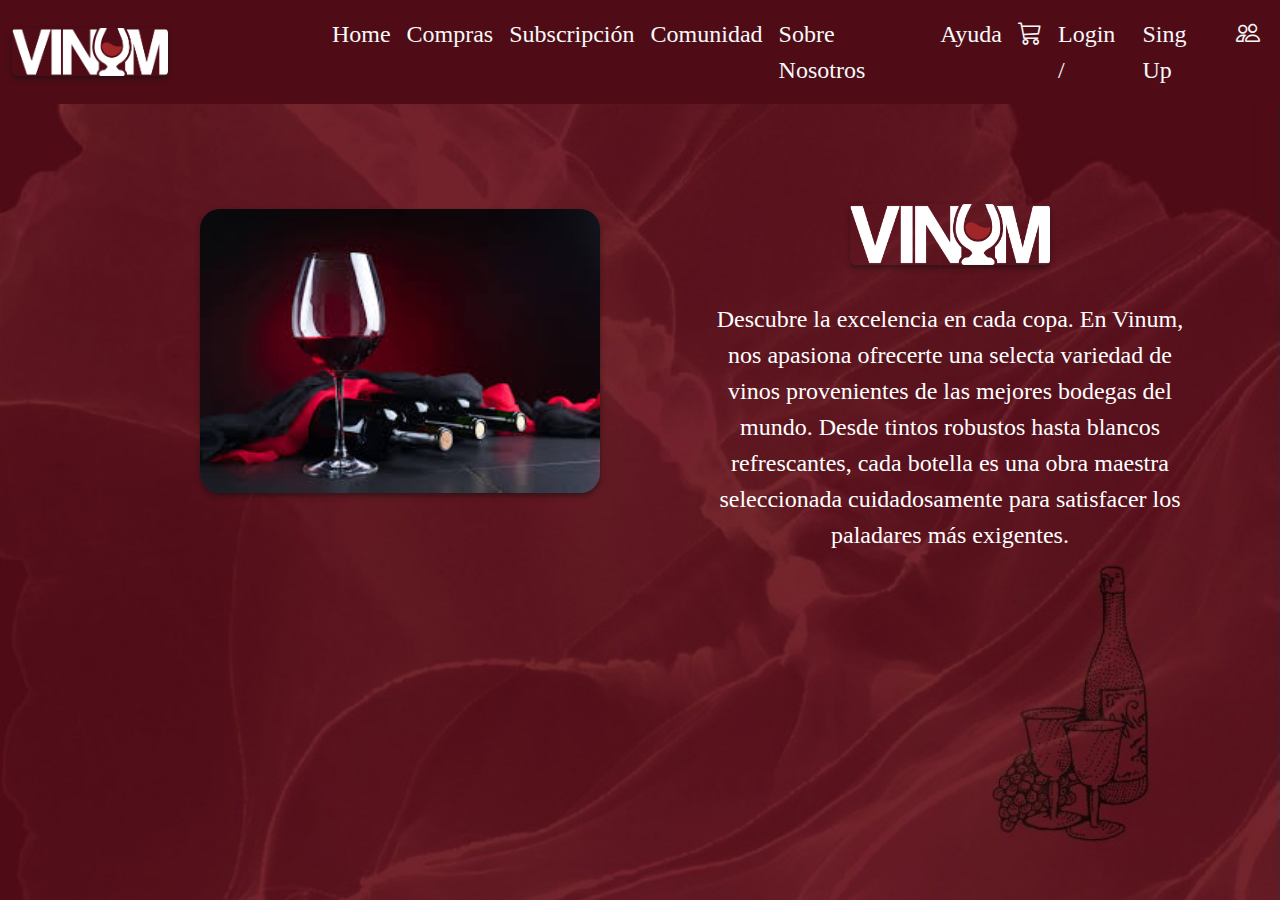
<file: HTML/Hpage-Mobile.html>
<!DOCTYPE html>
<html lang="es">
  <head>
    <meta charset="UTF-8" />
    <meta name="viewport" content="width=device-width, initial-scale=1.0" />
    <!-- link to connect to bootstrap css-->
    <link
      href="https://cdn.jsdelivr.net/npm/bootstrap@5.3.3/dist/css/bootstrap.min.css"
      rel="stylesheet"
      integrity="sha384-QWTKZyjpPEjISv5WaRU9OFeRpok6YctnYmDr5pNlyT2bRjXh0JMhjY6hW+ALEwIH"
      crossorigin="anonymous"
    />
    <!-- link to connect to css -->
    <link
      rel="stylesheet"
      href="https://cdn.jsdelivr.net/npm/bootstrap-icons@1.11.3/font/bootstrap-icons.min.css"
    />
    <link rel="stylesheet" href="/CSS/Hpages-mobile.css" />
    <!-- window name -->

    <title>Vinum</title>
  </head>
  <body>
    <header>
      <nav class="navbar navbar-expand-lg">
        <div class="container-fluid">
          <div class="w-25">
            <img class="w-50" src="/assets/LOGOS/vinumBlanco.png" alt="#" />
          </div>
          <button
            class="navbar-toggler bg-light"
            type="button"
            data-bs-toggle="collapse"
            data-bs-target="#navbarTogglerDemo02"
            aria-controls="navbarTogglerDemo02"
            aria-expanded="false"
            aria-label="Toggle navigation"
          >
            <span class="navbar-toggler-icon"></span>
          </button>

          <div class="collapse navbar-collapse" id="navbarTogglerDemo02">
            <ul class="navbar-nav ms-auto mb-2 mb-lg-0">
              <li class="nav-item">
                <a
                  class="nav-link active text-light"
                  aria-current="page"
                  href="#"
                  >Home</a
                >
              </li>
              <li class="nav-item">
                <a
                  class="nav-link active text-light"
                  aria-current="page"
                  href="#"
                  >Compras</a
                >
              </li>
              <li class="nav-item">
                <a
                  class="nav-link active text-light"
                  aria-current="page"
                  href="/HTML/membresia.html"
                  >Subscripción</a
                >
              </li>
              <li class="nav-item">
                <a
                  class="nav-link active text-light"
                  aria-current="page"
                  href="#"
                  >Comunidad</a
                >
              </li>
              <li class="nav-item">
                <a
                  class="nav-link active text-light"
                  aria-current="page"
                  href="#"
                  >Sobre Nosotros</a
                >
              </li>
              <li class="nav-item">
                <a
                  class="nav-link active text-light"
                  aria-current="page"
                  href="#"
                  >Ayuda</a
                >
              </li>
              <li class="nav-item">
                <a
                  class="nav-link active text-light"
                  aria-current="page"
                  href="#"
                >
                  <i class="bi bi-cart3"></i>
                </a>
              </li>
              <li class="nav-item">
                <a
                  class="nav-link active text-light"
                  aria-current="page"
                  href="/HTML/login.html"
                  >Login /</a
                >
              </li>
              <li class="nav-item">
                <a
                  class="nav-link active text-light"
                  aria-current="page"
                  href="#"
                  >Sing Up
                </a>
              </li>
              <li class="nav-item">
                <a
                  class="nav-link active text-light"
                  aria-current="page"
                  href="#"
                >
                  <i class="bi bi-people"></i>
                </a>
              </li>
            </ul>
          </div>
        </div>
      </nav>
    </header>

    <!-- <header class="head">
        <img class="logo" src="/assets/LOGOS/vinumBlanco.png" alt="#">
        <a href="#" ><img class="recoil" src="" ></a>

        <button class="abrir_menu" id="abrir"><svg xmlns="http://www.w3.org/2000/svg" width="40" height="40" fill="currentColor" class="bi bi-list" viewBox="0 0 16 16">
            <path fill-rule="evenodd" d="M2.5 12a.5.5 0 0 1 .5-.5h10a.5.5 0 0 1 0 1H3a.5.5 0 0 1-.5-.5m0-4a.5.5 0 0 1 .5-.5h10a.5.5 0 0 1 0 1H3a.5.5 0 0 1-.5-.5m0-4a.5.5 0 0 1 .5-.5h10a.5.5 0 0 1 0 1H3a.5.5 0 0 1-.5-.5"/>
            </svg></button>
        <nav class="nav" id="nav">
            <div class="cart_list">
                <button class="cart"><i class="bi bi-cart-dash"></i></button>
                <button class="cerrar_menu" id="cerrar"><i class="bi bi-list"></i></button>
            </div>
            <ul class="nav_list">
                <li class="li"><a href="/">Home</a></li>
                <li class="li"><a href="/">Shop</a></li>
                <li class="li"><a href="/">Subscription</a></li>
                <li class="li"><a href="/">Community</a></li>
                <div class="linea"></div>
                <li class="li"><a href="/">Help</a></li>
                <li class="li"><a href="/">About us</a></li>
                <div class="linea"></div>
                <a><svg xmlns="http://www.w3.org/2000/svg" width="40" height="30" fill="currentColor" class="bi bi-cart4" id="cart" viewBox="0 0 16 16">
                    <path d="M0 2.5A.5.5 0 0 1 .5 2H2a.5.5 0 0 1 .485.379L2.89 4H14.5a.5.5 0 0 1 .485.621l-1.5 6A.5.5 0 0 1 13 11H4a.5.5 0 0 1-.485-.379L1.61 3H.5a.5.5 0 0 1-.5-.5M3.14 5l.5 2H5V5zM6 5v2h2V5zm3 0v2h2V5zm3 0v2h1.36l.5-2zm1.11 3H12v2h.61zM11 8H9v2h2zM8 8H6v2h2zM5 8H3.89l.5 2H5zm0 5a1 1 0 1 0 0 2 1 1 0 0 0 0-2m-2 1a2 2 0 1 1 4 0 2 2 0 0 1-4 0m9-1a1 1 0 1 0 0 2 1 1 0 0 0 0-2m-2 1a2 2 0 1 1 4 0 2 2 0 0 1-4 0"/>
                </svg></a> </a>
                <li class="li"><a href="/">Log in /</a></li>
                <li class="li"><a href="/">Sign up</a></li>
                
                
                <a> <svg xmlns="http://www.w3.org/2000/svg" width="40" height="40" fill="currentColor" class="bi bi-person-fill " id="login" viewBox="0 0 16 16">
                    <path d="M3 14s-1 0-1-1 1-4 6-4 6 3 6 4-1 1-1 1zm5-6a3 3 0 1 0 0-6 3 3 0 0 0 0 6"/>
                </svg></a>
                
            </ul>
        </nav>
    </header> -->

    <main>
      <div class="text-wine">
        <img class="img-wine" src="/assets/LOGOS/vinumBlanco.png" alt="" />
        <br /><br />
        <p>
          Descubre la excelencia en cada copa. En Vinum, nos apasiona ofrecerte
          una selecta variedad de vinos provenientes de las mejores bodegas del
          mundo. Desde tintos robustos hasta blancos refrescantes, cada botella
          es una obra maestra seleccionada cuidadosamente para satisfacer los
          paladares más exigentes.
        </p>
      </div>
      <div class="wine-red">
        <img class="img-red" src="/assets/vino-img.jpg" alt="" />
      </div>
    </main>
    <!-- link to connect to bootstrap js-->
    <script
      src="https://cdn.jsdelivr.net/npm/bootstrap@5.3.3/dist/js/bootstrap.bundle.min.js"
      integrity="sha384-YvpcrYf0tY3lHB60NNkmXc5s9fDVZLESaAA55NDzOxhy9GkcIdslK1eN7N6jIeHz"
      crossorigin="anonymous"
    ></script>
    <script src="/JAVASCRIPT/HomePagesMenuMobile.js"></script>
  </body>
</html>
</file>
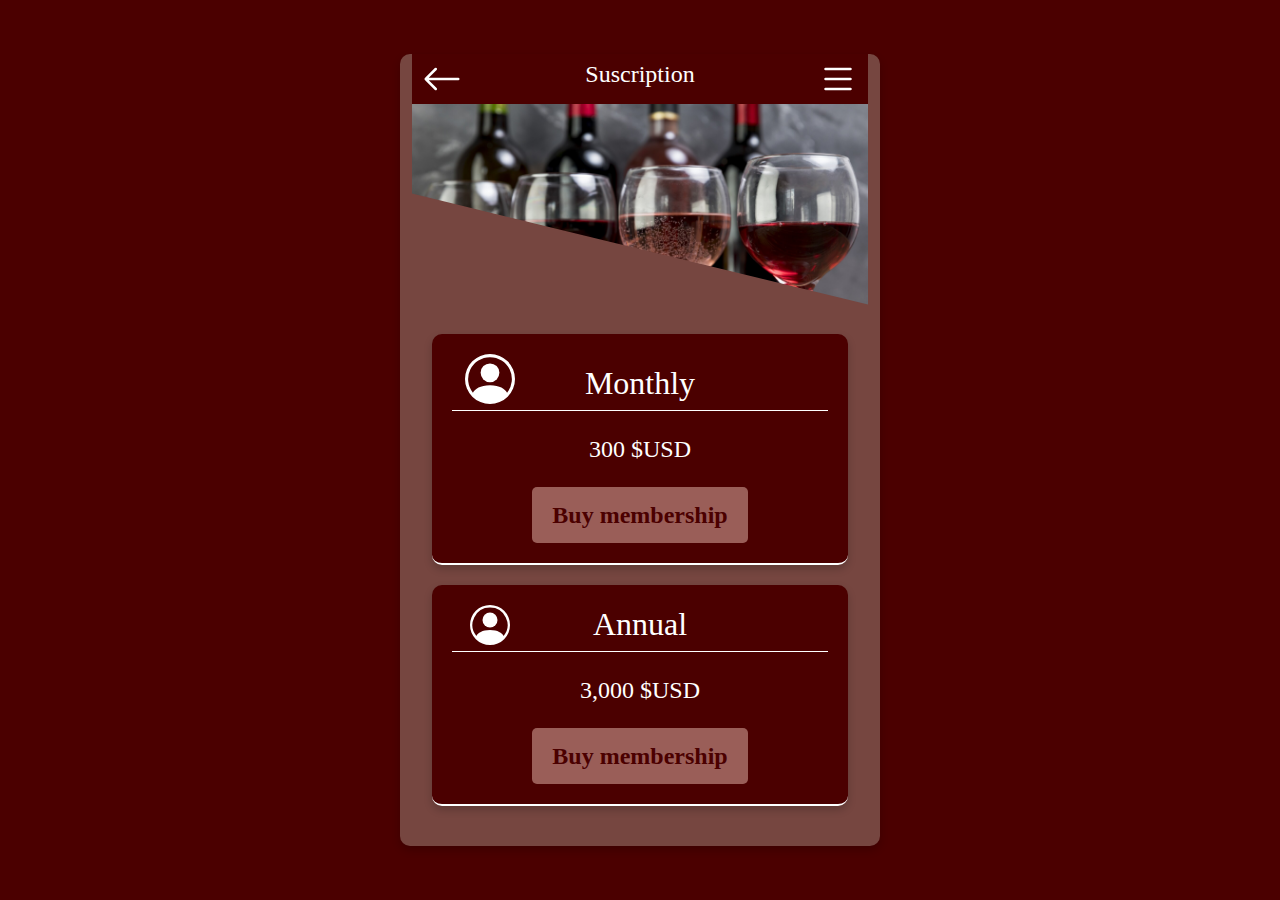
<file: HTML/membersip-mobile.html>
<!DOCTYPE html>
<html lang="es">
<head>
    <meta charset="UTF-8">
    <meta name="viewport" content="width=device-width, initial-scale=1.0">

     <!-- link to connect to bootstrap css-->
     <link href="https://cdn.jsdelivr.net/npm/bootstrap@5.3.3/dist/css/bootstrap.min.css" rel="stylesheet" integrity="sha384-QWTKZyjpPEjISv5WaRU9OFeRpok6YctnYmDr5pNlyT2bRjXh0JMhjY6hW+ALEwIH" crossorigin="anonymous">
     <!-- link to connect to css -->
    <link rel="stylesheet" href="/CSS/membership-mobile.css">
    <!-- window name -->
    <title>Suscripción</title>
</head>
<body>
    <div class="container">
        <header class="header">
            <!--bootsrap icons-->
            <a class="arrow-left"><svg xmlns="http://www.w3.org/2000/svg" width="40" height="40" fill="currentColor" class="bi bi-arrow-left" viewBox="0 0 16 16">
                <path fill-rule="evenodd" d="M15 8a.5.5 0 0 0-.5-.5H2.707l3.147-3.146a.5.5 0 1 0-.708-.708l-4 4a.5.5 0 0 0 0 .708l4 4a.5.5 0 0 0 .708-.708L2.707 8.5H14.5A.5.5 0 0 0 15 8"/>
            </svg></a>

            <h1>Suscription</h1>
            <!--bootsrap icons-->
            <a class="menu-button"><svg xmlns="http://www.w3.org/2000/svg" width="40" height="40" fill="currentColor" class="bi bi-list" viewBox="0 0 16 16">
                <path fill-rule="evenodd" d="M2.5 12a.5.5 0 0 1 .5-.5h10a.5.5 0 0 1 0 1H3a.5.5 0 0 1-.5-.5m0-4a.5.5 0 0 1 .5-.5h10a.5.5 0 0 1 0 1H3a.5.5 0 0 1-.5-.5m0-4a.5.5 0 0 1 .5-.5h10a.5.5 0 0 1 0 1H3a.5.5 0 0 1-.5-.5"/>
            </svg></a>
        </header>

        <div class="hero">
            <img src="/assets/wine-geometry.jpg" alt="Vino y copas"><!--image of a wine-->
        </div>
        <main class="content">
            <div class="subscription-plan">
                <!--card 1-->
                <div class="plan-header">
                    <!--bootsrap icons-->
                    <svg class="user-membership" xmlns="http://www.w3.org/2000/svg" width="50" height="50" fill="currentColor" class="bi bi-person-circle" id="user" viewBox="0 0 16 16">
                        <path d="M11 6a3 3 0 1 1-6 0 3 3 0 0 1 6 0"/>
                        <path fill-rule="evenodd" d="M0 8a8 8 0 1 1 16 0A8 8 0 0 1 0 8m8-7a7 7 0 0 0-5.468 11.37C3.242 11.226 4.805 10 8 10s4.757 1.225 5.468 2.37A7 7 0 0 0 8 1"/>
                    </svg> 
                    
                    <h2 class="Month">Monthly</h2><!--card tittle-->
                </div>
                <p class="price">300 $USD</p>
                <button class="subscribe-button">Buy membership</button> <!--buy subscription button-->
            </div>
            <div class="subscription-plan1">
                <!--card 2-->
                <div class="plan-header">
                    <!--bootsrap icons-->
                    <svg class="user-membership" xmlns="http://www.w3.org/2000/svg" width="40" height="40" fill="currentColor" class="bi bi-person-circle" id="user" viewBox="0 0 16 16">
                        <path d="M11 6a3 3 0 1 1-6 0 3 3 0 0 1 6 0"/>
                        <path fill-rule="evenodd" d="M0 8a8 8 0 1 1 16 0A8 8 0 0 1 0 8m8-7a7 7 0 0 0-5.468 11.37C3.242 11.226 4.805 10 8 10s4.757 1.225 5.468 2.37A7 7 0 0 0 8 1"/>
                    </svg> 
                    <h2 class="Year">Annual</h2>
                </div>
                <p class="price">3,000 $USD</p>
                <button class="subscribe-button">Buy membership</button><!--buy subscription button-->
            </div>
        </main>
    </div>
    <!-- link to connect to bootstrap js-->
    <script src="https://cdn.jsdelivr.net/npm/bootstrap@5.3.3/dist/js/bootstrap.bundle.min.js" integrity="sha384-YvpcrYf0tY3lHB60NNkmXc5s9fDVZLESaAA55NDzOxhy9GkcIdslK1eN7N6jIeHz" crossorigin="anonymous"></script>

</body>
</html>
</file>
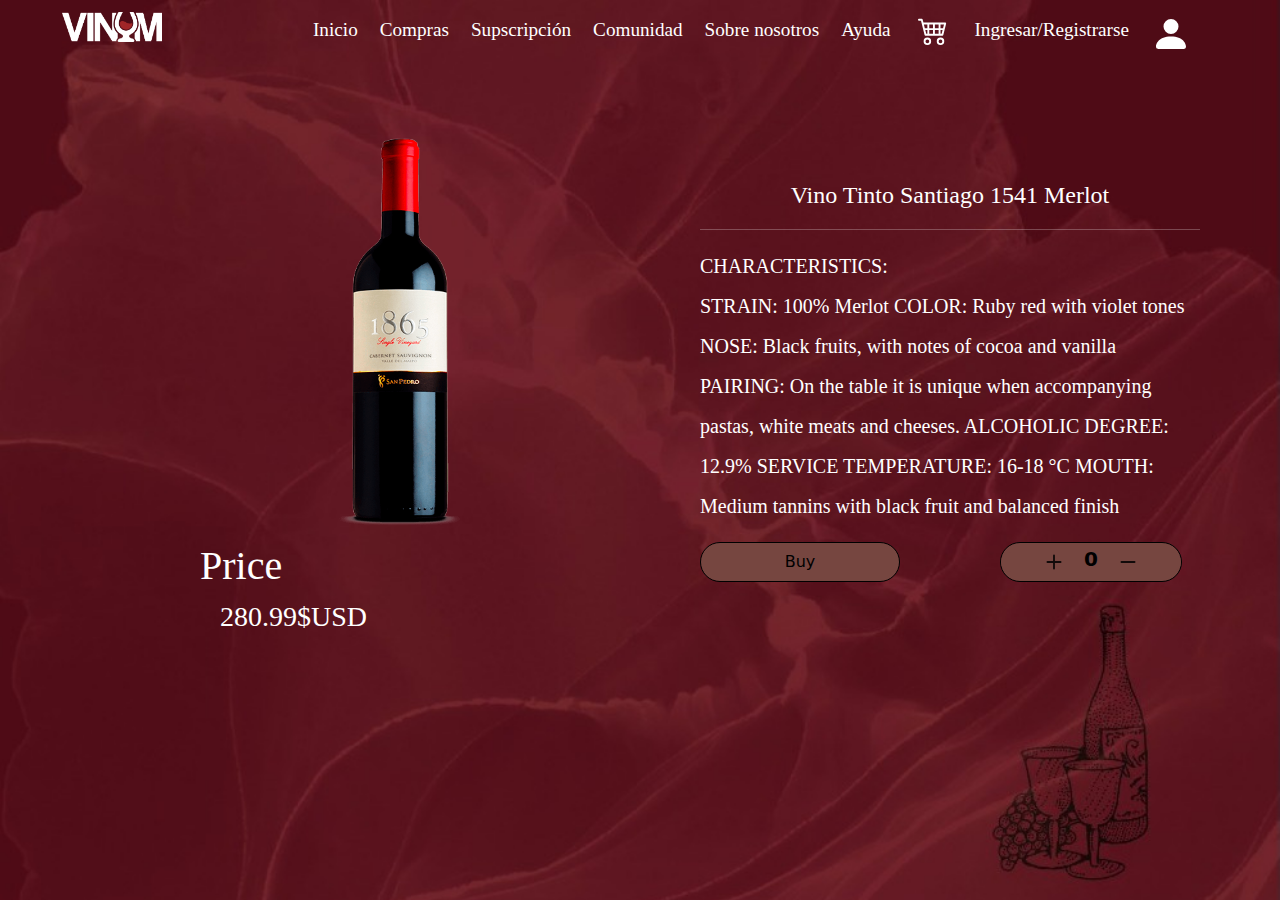
<file: HTML/Vista_Vino_Desk.html>
<!DOCTYPE html>
<html lang="es">
<head>
    <meta charset="UTF-8">
    <meta name="viewport" content="width=device-width, initial-scale=1.0">
    <!-- link to connect to bootstrap css-->
    <link href="https://cdn.jsdelivr.net/npm/bootstrap@5.3.3/dist/css/bootstrap.min.css" rel="stylesheet" integrity="sha384-QWTKZyjpPEjISv5WaRU9OFeRpok6YctnYmDr5pNlyT2bRjXh0JMhjY6hW+ALEwIH" crossorigin="anonymous">
     <!-- link to connect to css -->
    <link rel="stylesheet" href="/CSS/Vista_Vino_Desk.css">
        <!-- window name -->
    <title>Vista</title>
</head>
<body>
    <header class="caintainer-nav d-flex justify-content-around w-100 text-light "><!--bootstrap class with its sizes-->
        <div>
            <h1><img  class="name-vinump-2" src="/assets/LOGOS/vinumBlanco.png" alt=""></h1><!--vinum icon-->
        </div>
        <div class="d-flex justify-content-between p-3"><!--bootstrap class to add navigation-->
            <nav  id="nav">
                <a>Inicio</a>
                <a >Compras</a>
                <a>Supscripción</a>
                <a>Comunidad</a> 
                <a>Sobre nosotros</a>
                <a>Ayuda</a>   
                <!--bootsrap icons-->
                <a><svg xmlns="http://www.w3.org/2000/svg" width="40" height="30" fill="currentColor" class="bi bi-cart4" id="cart" viewBox="0 0 16 16">
                    <path d="M0 2.5A.5.5 0 0 1 .5 2H2a.5.5 0 0 1 .485.379L2.89 4H14.5a.5.5 0 0 1 .485.621l-1.5 6A.5.5 0 0 1 13 11H4a.5.5 0 0 1-.485-.379L1.61 3H.5a.5.5 0 0 1-.5-.5M3.14 5l.5 2H5V5zM6 5v2h2V5zm3 0v2h2V5zm3 0v2h1.36l.5-2zm1.11 3H12v2h.61zM11 8H9v2h2zM8 8H6v2h2zM5 8H3.89l.5 2H5zm0 5a1 1 0 1 0 0 2 1 1 0 0 0 0-2m-2 1a2 2 0 1 1 4 0 2 2 0 0 1-4 0m9-1a1 1 0 1 0 0 2 1 1 0 0 0 0-2m-2 1a2 2 0 1 1 4 0 2 2 0 0 1-4 0"/>
                </svg></a> </a>
                <p>Ingresar/Registrarse</p>
                <!--bootsrap icons-->
                <a> <svg xmlns="http://www.w3.org/2000/svg" width="40" height="40" fill="currentColor" class="bi bi-person-fill " id="login" viewBox="0 0 16 16">
                    <path d="M3 14s-1 0-1-1 1-4 6-4 6 3 6 4-1 1-1 1zm5-6a3 3 0 1 0 0-6 3 3 0 0 0 0 6"/>
                </svg></a>
                
            </nav>
        </div>
    </header>
    <main>
        <div class="text-wine"><!--information-->
            <p>Vino Tinto Santiago 1541 Merlot</p>
            <hr>
            <p class="description">CHARACTERISTICS: <br>  <!--information-->  

                STRAIN: 100% Merlot
                
                COLOR: Ruby red with violet tones
                
                NOSE: Black fruits, with notes of cocoa and vanilla
                
                PAIRING: On the table it is unique when accompanying pastas, white meats and cheeses.
                
                ALCOHOLIC DEGREE: 12.9%
                
                SERVICE TEMPERATURE: 16-18 °C
                
                MOUTH: Medium tannins with black fruit and balanced finish</p>
        </div>
        <div class="button-and-add">
            <button class="Button-Shopping">Buy</button><!--button buy-->
            <section class="add-to-cart">
                <div class="add">
                    <!--bootsrap icons-->
                    <button class="plus"><svg xmlns="http://www.w3.org/2000/svg" width="30" height="30 " fill="currentColor" class="bi bi-plus" viewBox="0 0 16 16">
                        <path d="M8 4a.5.5 0 0 1 .5.5v3h3a.5.5 0 0 1 0 1h-3v3a.5.5 0 0 1-1 0v-3h-3a.5.5 0 0 1 0-1h3v-3A.5.5 0 0 1 8 4"/>
                    </svg></button>
                    <p class="agg-numbrer"><strong>0</strong></p>
                    <!--bootsrap icons-->
                    <button class="minum"><svg xmlns="http://www.w3.org/2000/svg" width="30" height="30" fill="currentColor" class="bi bi-dash" viewBox="0 0 16 16">
                        <path d="M4 8a.5.5 0 0 1 .5-.5h7a.5.5 0 0 1 0 1h-7A.5.5 0 0 1 4 8"/>
                    </svg></button>
                </div>
            </section>
        </div>
        <div class="wine-red">  
            <img class="img-red" src="/assets/100218-vino-tinto-1865-cabernet-sauvignon.png" alt=""><!--wine image-->
        </div>

        <div>
            <h1 class="price">Price</h1>
            <h3 class="value">280.99$USD</h3>
        </div>
    </main>
    
    <!-- link to connect to bootstrap js-->

    <script src="https://cdn.jsdelivr.net/npm/bootstrap@5.3.3/dist/js/bootstrap.bundle.min.js" integrity="sha384-YvpcrYf0tY3lHB60NNkmXc5s9fDVZLESaAA55NDzOxhy9GkcIdslK1eN7N6jIeHz" crossorigin="anonymous"></script>
</body>
</html>
</file>
<file: CSS/Hpages-mobile.css>
* {
  margin: 0;
  padding: 0;
  box-sizing: border-box;
}

body {

  background-image: url(/assets/fondo-pag.jpg);
  background-attachment: fixed;
  background-size: cover;
  background-position: center;
}
.name-vinump-2 {
  width: 100px;
}
.logo-vinum{
  width: 100px;
}
.nav-item:hover{
  transform: scale(1.1);
}
#cart {
  position: relative;
  top: -2px;
  color: white;
  cursor: pointer;
}
#cart:hover {
  color: #ffe600;
  transform: scale(1.1);
}

#login {
  position: relative;
  top: -2px;
  color: white;
  cursor: pointer;
}
#login:hover {
  color: #ffe600;
  transform: scale(1.1);
}

.head {
  display: flex;
  justify-content: center space-around;
  font-size: large;
  height: 20px;
}

#navbarTogglerDemo02{
  font-family: garamond;
  font-size:x-large;
}

.wine-red {
  margin-top: -400px;
  margin-left: 200px;
}

.img-red {
  width: 400px;
  border-radius: 20px;
  position: relative;
  top: 40px;

}
.img-wine {
  width: 200px;
}
.text-wine {
  color: white;
  margin-left: 700px;
  margin-top: 220px;
  width: 500px;
  font-family: garamond;
  font-size: x-large;
  text-align: center;
  margin-top: 100px;
}

.welcome {
  font-size: larger;
  font-weight: bold;
  font-size: xx-large;
}

.icon-wine {
  width: 100px;
  height: 30px;
  font-size: small;
  display: none;
}

.hamburger-menu {
  margin-right: 40px;
  cursor: pointer;
  display: none;
  align-self: center;
  float: right;
}

header {
  display: flex;
  align-items: center;
  justify-content: space-between;
  background-color: #4f0c17;
}
body {
  background-color: #4f0c17;
}
.nav {
  background-color: #4f0c17;
}
.logo {
  width: 70px;
  height: 20px;
  position: relative;
  left: 100px;
}
.nav_list {
  list-style-type: none;
  display: flex;
  align-items: center;
  gap: 28px;
}
.li {
  display: flex;
  text-align: center;
}
.li:hover {
  color: #ffe600;
  transform: scale(1.1);
}

.nav_list li a {
  text-decoration: none;
  color: white;
}
.abrir_menu,
.cerrar_menu {
  display: none;
}
.container_img {
  width: 70vw;
  max-width: 1000px;
  min-width: 320px;
  margin: auto;
}
img {
  width: 100%;
  border-radius: 5px;
  box-shadow: 0px 3px 5px rgba(15, 15, 15, 0.5);
}
.cart {
  display: none;
}
@media screen and (max-width: 768px) {
  /* header */
  .head {
    display: flex;
    align-items: center;
    justify-content: space-between;
    padding: 0.5rem;
  }
  body {
    background-image: none;
  }

  /* navar_type hamburguer */
  .abrir_menu,
  .cerrar_menu {
    display: block;
    border: 0;
    font-size: 1.25rem;
    background-color: transparent;
    cursor: pointer;
  }
  .img-red {
    width: 80%;
    border-radius: 20px;
    position: relative;
    top: 40px;
    left: 30px;
    z-index: -1;
  }
  .wine-red {
    margin-top: 1px;
    margin-left: 0px;
  }

  .text-wine {
    color: white;
    margin-left: 40px;
    margin-top: 220px;
    width: 80%;
    text-align: justify;
    font-family: garamond;
    font-size: x-large;
    margin-top: 10px;
  }
  .text-wine p {
    font-size: 5vw;
  }

  .img-wine {
    display: none;
  }

  .abrir_menu {
    color: white;
    margin-right: 3rem;
    max-height: 30%;
  }
  .cerrar_menu {
    color: white;
  }
  .li {
    background-color: transparent;
  }
  .nav {
    opacity: 0;
    visibility: hidden;
  }
  .nav {
    display: none;
  }
  .nav {
    opacity: 0;
    visibility: hidden;
    display: flex;
    flex-direction: column;
    align-items: end;
    gap: 1rem;
    position: absolute;
    top: 0;
    right: 0;
    bottom: 0;
    color: #4f0c17;
    background-color: #4f0c17;
    padding: 2rem;
    box-shadow: 0 0 0 100vmax rgba(0, 0, 0, 0.706);
    height: 100%;
  }
  .cart {
    display: block;
  }
  .cart_list {
    display: flex;
    align-items: center;
    justify-content: space-between;
    gap: 1rem;
    width: 100%;
    background-color: #4f0c17;
  }
  .linea {
    border: white solid 1px;
    width: 100%;
  }
  .nav.visible {
    opacity: 1;
    visibility: visible;
  }
  .nav_list {
    flex-direction: column;
    align-items: end;
    background-color: #4f0c17;
  }
  .nav_list li a {
    color: white;
  }
  .nav_list li a:hover {
    color: #73453f;
    border-bottom: solid #73453f 2px;
    transition: all.3s ease-in-out;
  }
  .li:hover {
    transition: all.3s ease-in-out;
  }
  /* recoil, logo */
  .logo {
    width: 100px;
    height: 30px;
    top: 15px;
  }

  .recoil {
    width: 10%;
  }

  /* main */
  .container_all {
    display: flex;
    flex-direction: column;
    align-items: center;
    gap: 3.5rem;
  }
  /* section */
  .container {
    display: flex;
    align-items: center;
    gap: 1rem;
  }
  .arrow {
    display: flex;
    align-items: center;
    justify-content: space-around;
    width: 50px;
  }
  .arrow:hover {
    transform: scale(1.4);
    transition: all.9s ease-in-out;
    cursor: pointer;
    background-color: antiquewhite;
    border-radius: 5px;
  }
  .vinum :hover {
    transform: scale(1.4);
    transition: all.30s ease-in-out;
    cursor: pointer;
  }
  .products {
    display: grid;
    grid-template-columns: (50px, 20px, 50px);
    grid-template-rows: (50px, 20px, 50px);
    gap: 5px;
  }
  .container_text {
    color: rgb(0, 0, 0);
    text-align: center;
    font-size: 1.5rem;
    font-weight: bold;
  }
  .sections_one {
    display: flex;
    justify-content: center;
    align-items: end;
    background-image: url(/assets/img/5f8ae2e4011a226f213a608b1729a169.jpg);
    background-position: center;
    background-size: cover;
    height: 165px;

    grid-column: 1/3;
    grid-row: 1/2;
    p {
      background-color: #73453fbd;
      color: white;
      width: 100%;
    }
    .txt {
      width: 100%;
    }
  }
  .sections_two {
    display: flex;
    justify-content: center;
    align-items: end;
    background-image: url(/assets/img/5b110fe1ce2bbb3bd9a037bfe337120f.jpg);
    background-position: center;
    background-size: cover;
    width: 150px;
    height: 165px;
    grid-column: 3/5;
    grid-row: 1/2;
    p {
      background-color: #73453fbd;
      color: white;
      width: 100%;
    }
    .txt {
      width: 100%;
    }
    p,
    .txt {
      animation: mover-izquierda-derecha 5s infinite;
    }
  }
  @keyframes mover-izquierda-derecha {
    from {
      transform: translateX(-100px);
    }
    to {
      transform: translateX(0px);
    }
  }

  .sections_three {
    display: flex;
    justify-content: center;
    align-items: end;
    background-image: url(/assets/img/33a12b8e6c27c776f9e46463b5a226e1.jpg);
    background-position: center;
    background-size: cover;
    width: 150px;
    height: 165px;
    grid-column: 1/3;
    grid-row: 3/3;
    p {
      background-color: #73453fbd;
      color: white;
      width: 100%;
    }
    .txt {
      width: 100%;
    }
  }
  .sections_four {
    display: flex;
    justify-content: center;
    align-items: end;
    background-image: url(/assets/img/045fcf3e4855eba8cdfce5630cde8624.jpg);
    background-position: center;
    background-size: cover;
    width: 150px;
    height: 165px;
    grid-column: 3/5;
    grid-row: 3/3;
    p {
      background-color: #73453fbd;
      color: white;
      width: 100%;
    }
    .txt {
      width: 100%;
    }
  }
}
</file>
<file: CSS/Vista_Vino_Desk.css>
*{
    margin: 0;
    padding: 0;
    box-sizing: border-box;
}

body{
    background-image: url(/assets/fondo-pag.jpg);
    background-size: cover;
    background-repeat: no-repeat;
}
.name-vinump-2{
    width: 100px;
}

#nav{
    font-family:garamond;
    color: white;
    font-size: larger;
    width: 900px;
    display: flex;
    justify-content: space-around;
}

#nav:hover{
    cursor: pointer;
}

.wine-red{
    margin-top: -350px;
    margin-left: 200px;
}

.img-red{
    width: 400px;
    border-radius:20px ;
    margin-top: -100px;
    top: -10px;
}

#login{
    position: relative;
    top: -2px;
}

#cart{
    position: relative;
    top: -2px;
}
.img-wine{
    width: 200px;
    
}
.text-wine{
    color: white;
    margin-left: 700px;
    margin-top: 220px;
    width: 500px;
    font-family:garamond;
    font-size: x-large;
    text-align: center;
    margin-top: 100px;
}

.welcome{
    font-size: larger;
    font-weight: bold;
    font-size: xx-large;
}

.description{
    font-size: smaller;
    text-align: start;
    line-height: 2.0;
}

.Button-Shopping{
    background-color: #764640;
    width: 200px;
    height: 40px;
    border-radius: 50px;
    margin-left:700px ;
    border: none;
    border: solid 1px;
}
.Button-Shopping:hover{
    cursor: pointer;
    transform: scale(1.1);
    transition: all 0.5s ease-in-out;
    color: white;
    background-color: #36040D;
    box-shadow: 2px 2px 3px rgb(194, 194, 194);
}
.add-to-cart{
    display: flex;
    justify-content: space-around;
    align-items: center;
    background-color: #764640;
    border: none;
    border: solid 1px black;
    border-radius: 40px;
}
.add{
    display: flex;
    gap: 15px;
    background-color: #764640;
    border-radius: 30px;
    width:180px;
    height: 20px;
    justify-content: center;
    align-items: center;
}
.plus{
    width: 30px;
    height: 30px;
    border-radius: 50%;
    background-color: transparent;
    border: none;
    color: rgba(0, 0, 0, 0.849);
}

.plus:hover{
    cursor: pointer;
    transform: scale(1.1);
    transition: all 0.1s ease-in-out;
    color: white;
    background-color: #36040D;

}

.minum{
    border-radius: 50%;
    background-color: transparent;
    border: none;
    color: rgba(0, 0, 0, 0.849);
}

.minum:hover{
    cursor: pointer;
    transform: scale(1.1);
    transition: all 0.1s ease-in-out;
    color: white;
    background-color: #36040D;

}

.agg-numbrer{
    font-size: 20px;
    margin-top: 10px;
        strong{
            color: rgb(0, 0, 0);
        }
}
.button-and-add{
    display: flex;
    gap: 100px;
}

.price{
    color: white;
    font-family:garamond;
    margin-left: 200px;
    margin-top: 10px;
}

.value{
    color: white;
    font-family:garamond;
    margin-left: 220px;
    margin-top: 10px;
}
</file>
<file: CSS/membership-mobile.css>
/* Reset some basic styles */
* {
    margin: 0;
    padding: 0;
    box-sizing: border-box;
}

body {
    font-family: garamond;
    background-color:#4b0000; /* Fondo de la página */
    color: #fff;
    display: flex;
    justify-content: center;
    align-items: center;
    min-height: 100vh;
}

.container {
    width: 100%;
    max-width: 480px;
    background-color:#764640;
    border-radius: 10px;
    overflow: hidden;
    box-shadow: 0 4px 8px rgba(0, 0, 0, 0.2);
}

.header {
    display: flex;
    justify-content: space-between;
    align-items: center;
    background-color: #4b0000;
    padding: 10px;
    height: 50px;
}

.header h1 {
    font-size: 1.5em;
    font-family:garamond;
}

.arrow-left , .menu-button {
    font-size: 1.5em;
    background: none;
    border: none;
    color: #fff;
    cursor: pointer;
}

.hero img {
    width: 100%;
    height: 300px;
    display: block;
    clip-path: polygon(0 0, 100% 0, 100% 67%, 0 30%);
}

.user-membership{
    margin-right: 300px;

}


.content {
    padding: 20px; /* Fondo del contenido principal */
    text-align: center;

}

.subscription-plan {
    background-color: #4b0000;
    border-radius: 10px;
    margin-bottom: 20px;
    padding: 20px;
    box-shadow: 0 4px 8px rgba(0, 0, 0, 0.2);
    border-bottom: solid 2px white;
    margin-top: -90px;
    gap: 20px;
}

.subscription-plan1 {
    background-color: #4b0000;
    border-radius: 10px;
    margin-bottom: 20px;
    padding: 20px;
    box-shadow: 0 4px 8px rgba(0, 0, 0, 0.2);
    border-bottom: solid 2px white;
    margin-top: 10px;
    gap: 20px;

}



/* .plan-header .icon {
    width: 50px;
    height: 24px;
    margin-right: 10px;
} */

.subscription-plan .Month {
    font-size: 2em;
    font-family: garamond;
    margin-top: -40px;
}

.Year{
    font-size: 2em;
    font-family: garamond;
    margin-top: -40px;
}

.price {
    font-size: 1.5em;
    margin: 20px 0;
}

.subscribe-button {
    background-color: hsla(8, 32%, 63%, 0.678);
    color:#4b0000;
    border: none;
    border-radius: 5px;
    padding: 10px 20px;
    cursor: pointer;
    font-family: garamond;
    font-size: 1.5em;
    font-weight: bold   ;
    transition: background-color 0.3s ease;
}
.plan-header{
    border-bottom: solid 1px white;
}
.subscribe-button:hover {
    background-color: #a3541c;
}

/* Responsive design adjustments */
@media (max-width: 480px) {
    .container {
        margin: 0 auto;
    }

    .header h1 {
        font-size: 1.2em;
    }

    .arrow-left , .menu-button {
        font-size: 1.2em;
    }

    .subscription-plan {
        padding: 15px;
    }

    .subscribe-button {
        padding: 8px 16px;
    }
}
</file>
